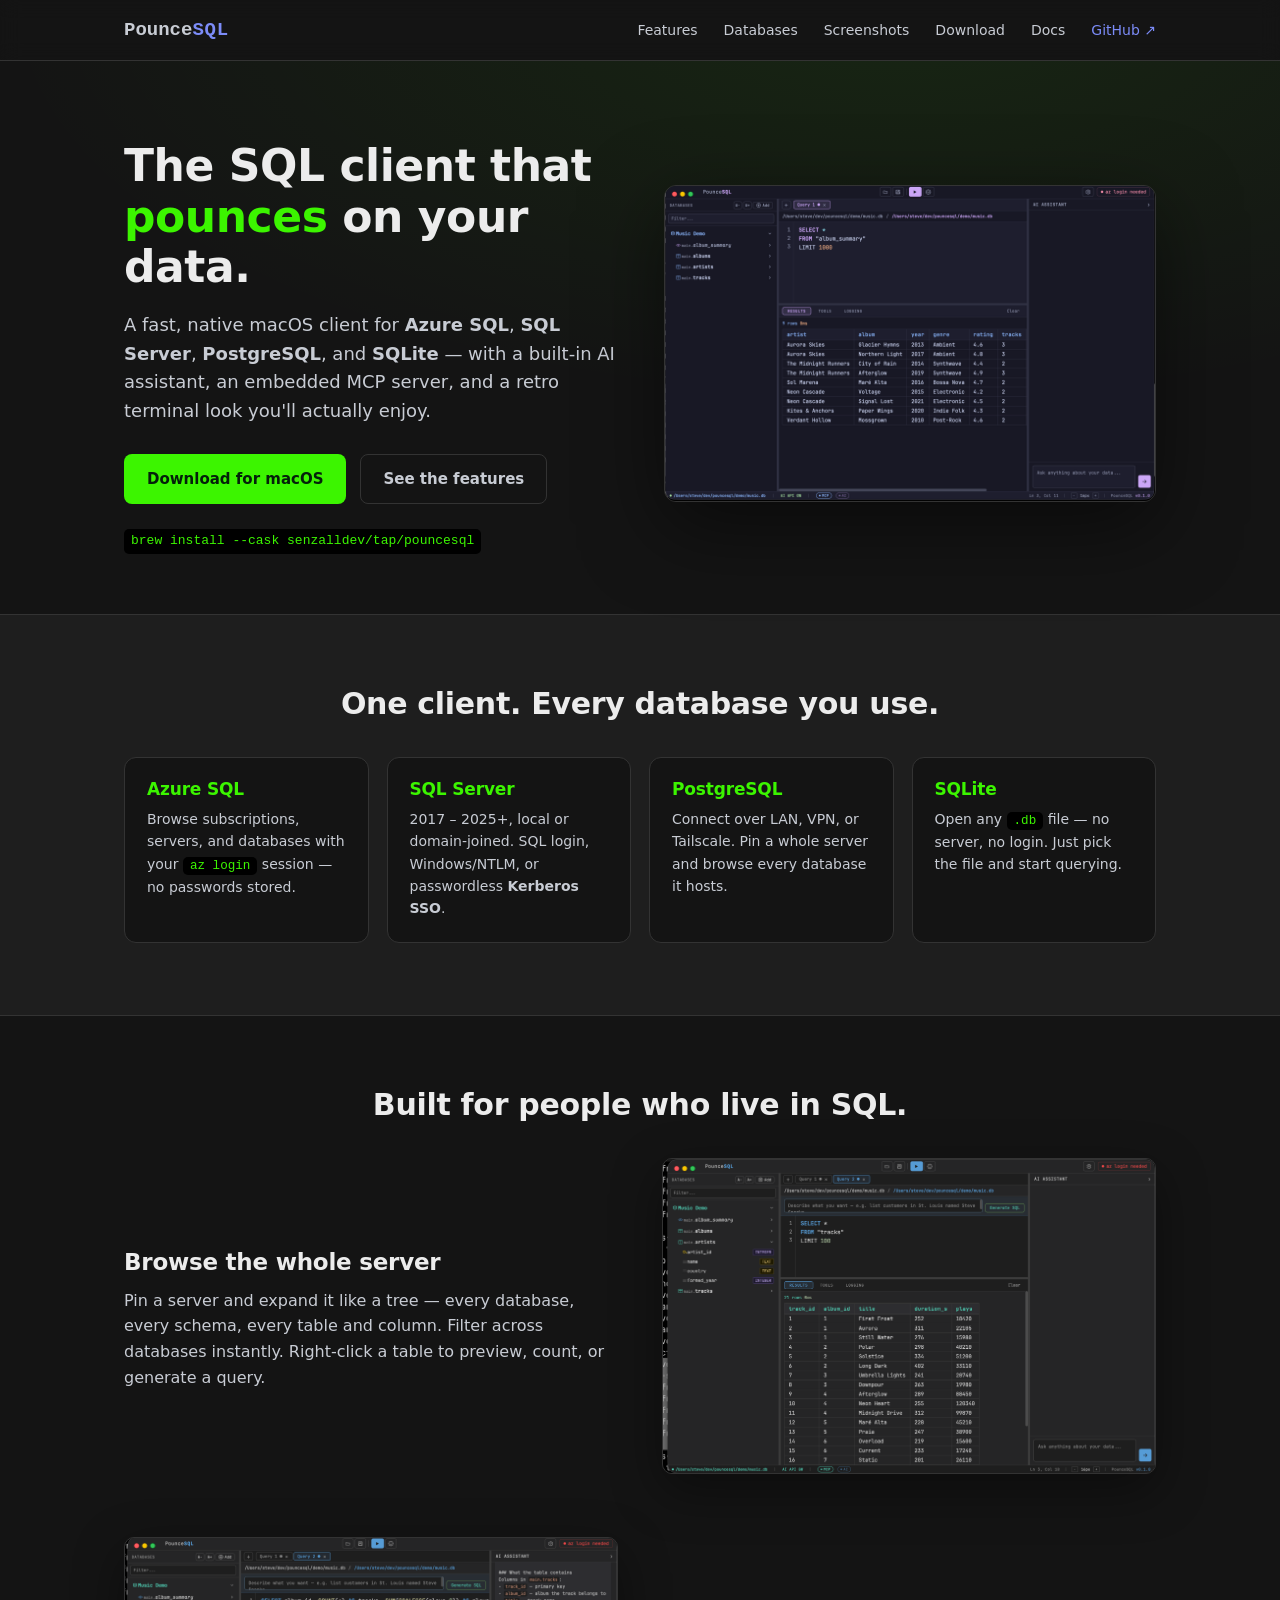
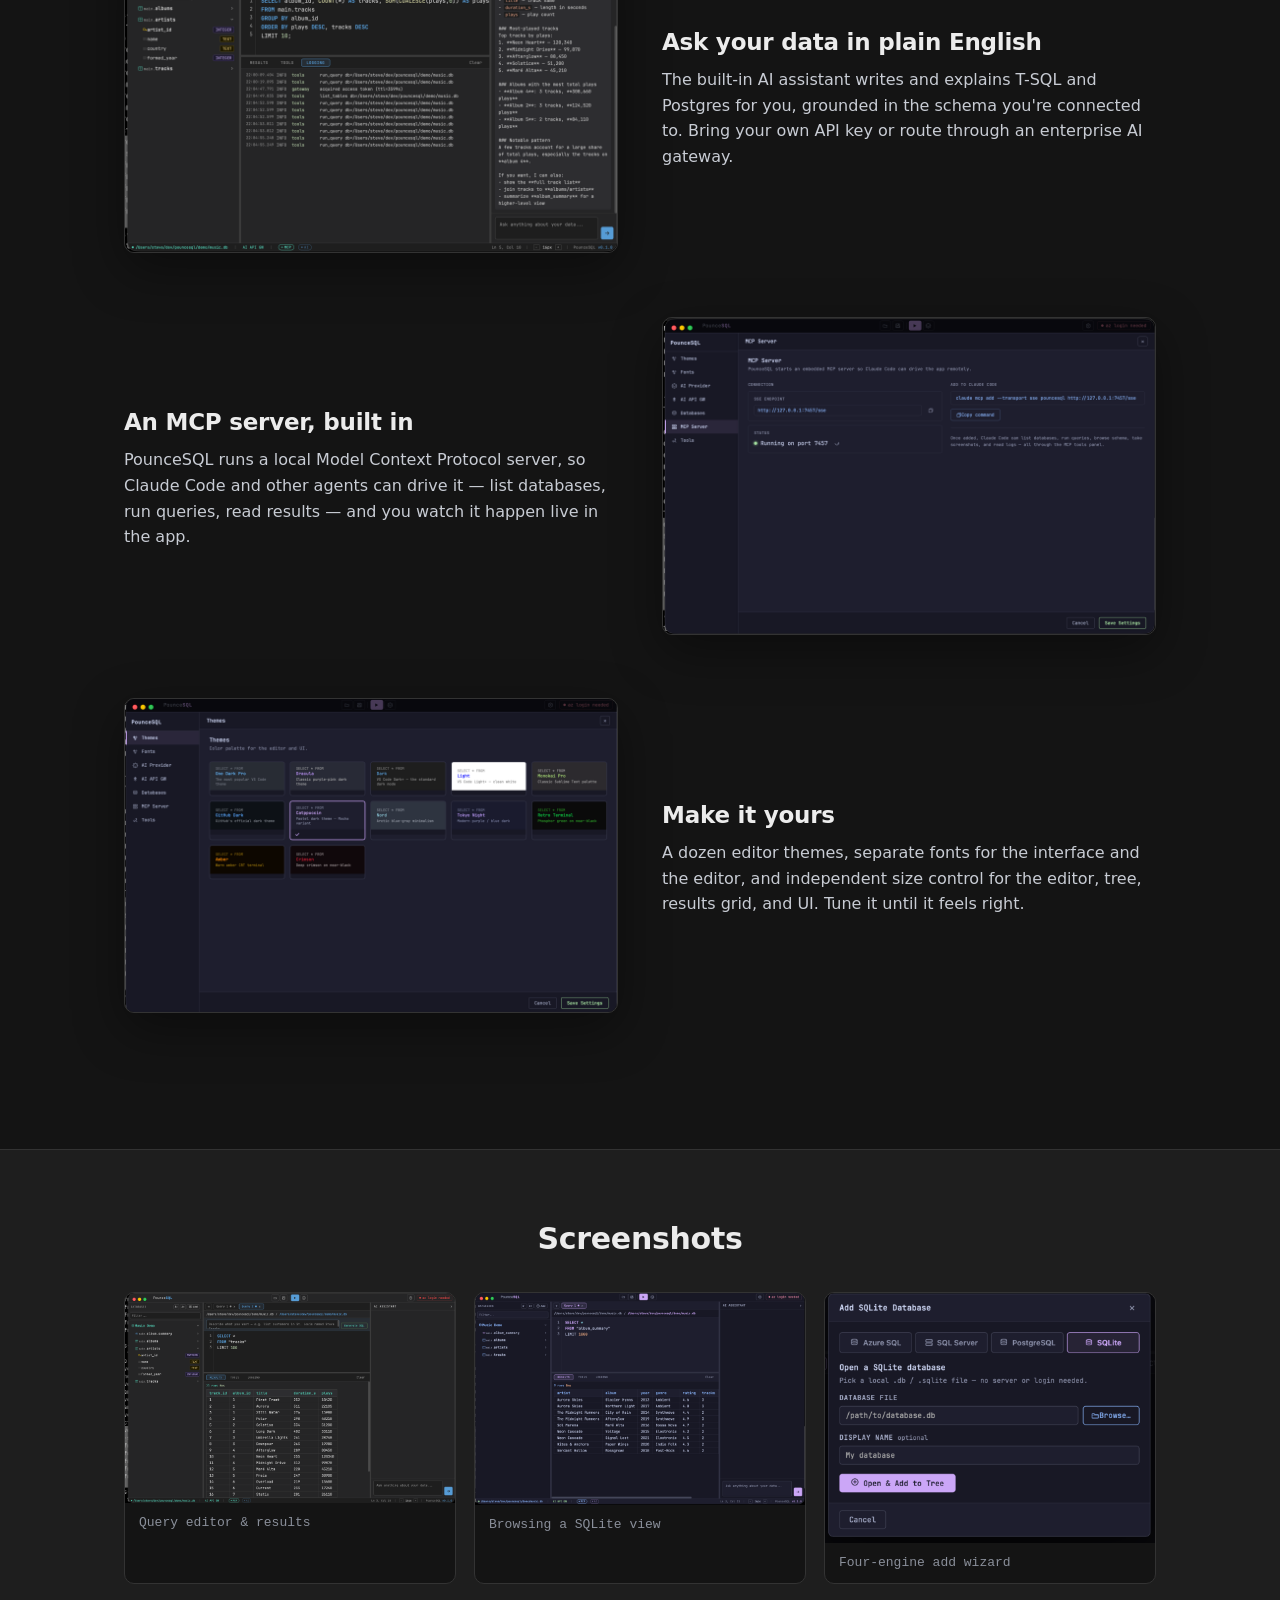
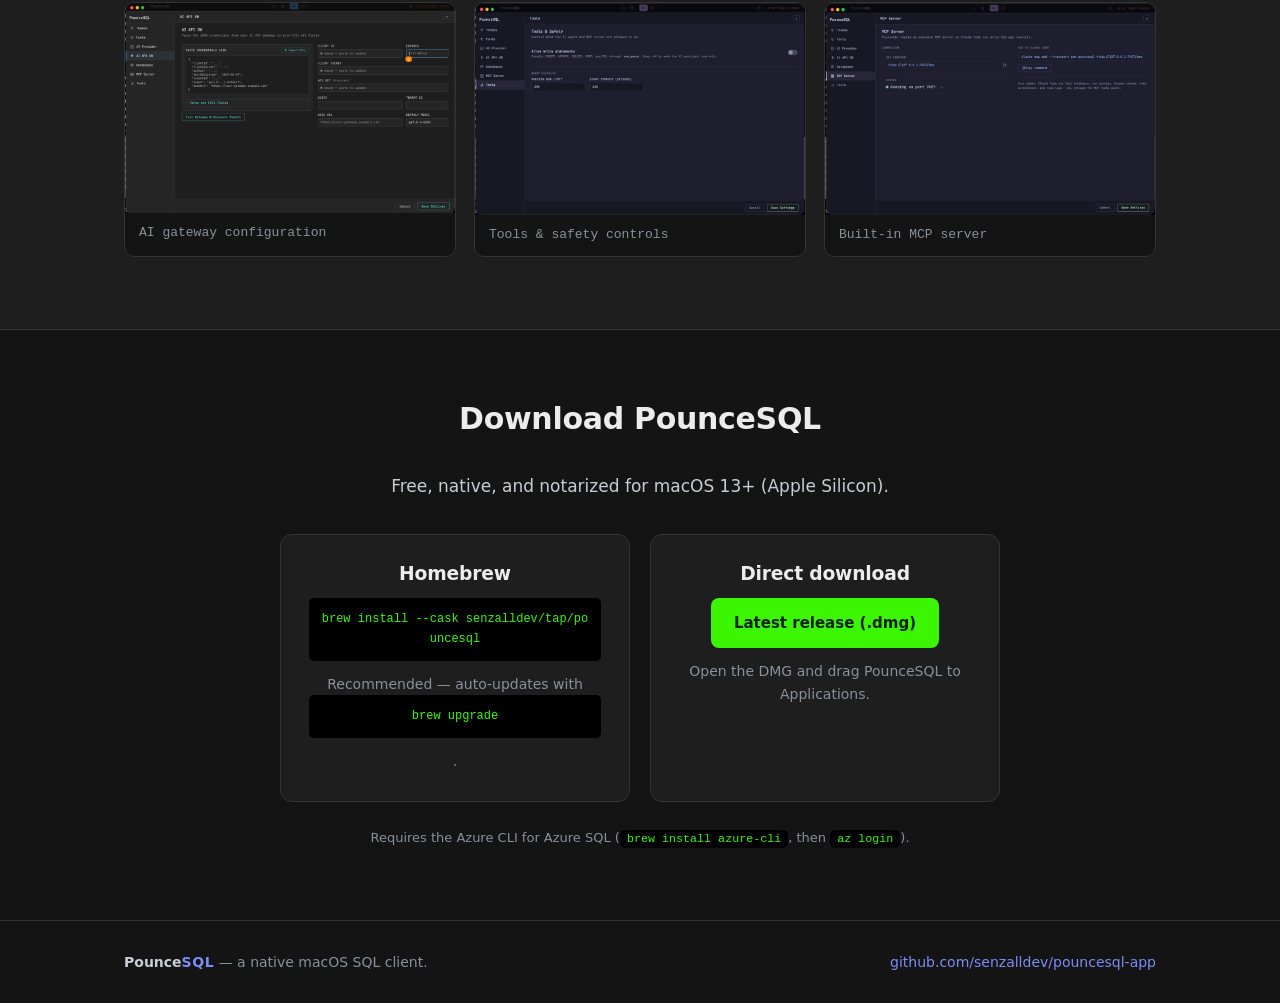
<file: index.html>
<!DOCTYPE html>
<html lang="en">
<head>
<meta charset="utf-8" />
<meta name="viewport" content="width=device-width, initial-scale=1" />
<title>PounceSQL — a fast, native SQL client for macOS</title>
<meta name="description" content="PounceSQL is a retro-styled native macOS SQL client for Azure SQL, SQL Server, PostgreSQL, and SQLite — with an AI assistant and a built-in MCP server." />
<link rel="stylesheet" href="style.css" />
</head>
<body>

<header class="nav">
  <div class="wrap nav-inner">
    <a class="brand" href="#top"><span class="brand-pounce">Pounce</span><span class="brand-sql">SQL</span></a>
    <nav class="nav-links">
      <a href="#features">Features</a>
      <a href="#engines">Databases</a>
      <a href="#shots">Screenshots</a>
      <a href="#download">Download</a>
      <a href="docs.html">Docs</a>
      <a href="https://github.com/senzalldev/pouncesql-app" class="nav-gh">GitHub ↗</a>
    </nav>
  </div>
</header>

<section id="top" class="hero">
  <div class="wrap hero-inner">
    <div class="hero-copy">
      <h1>The SQL client that <span class="accent">pounces</span> on your data.</h1>
      <p class="lede">A fast, native macOS client for <b>Azure SQL</b>, <b>SQL Server</b>,
        <b>PostgreSQL</b>, and <b>SQLite</b> — with a built-in AI assistant, an
        embedded MCP server, and a retro terminal look you'll actually enjoy.</p>
      <div class="cta-row">
        <a class="btn btn-primary" href="#download">Download for macOS</a>
        <a class="btn btn-ghost" href="#features">See the features</a>
      </div>
      <div class="brew">
        <code>brew install --cask senzalldev/tap/pouncesql</code>
      </div>
    </div>
    <div class="hero-shot">
      <img src="screenshots/01-hero.png" alt="PounceSQL main window" onerror="this.classList.add('ph')" />
    </div>
  </div>
</section>

<section id="engines" class="engines">
  <div class="wrap">
    <h2>One client. Every database you use.</h2>
    <div class="engine-grid">
      <div class="engine-card"><h3>Azure SQL</h3><p>Browse subscriptions, servers, and databases with your <code>az login</code> session — no passwords stored.</p></div>
      <div class="engine-card"><h3>SQL Server</h3><p>2017 – 2025+, local or domain-joined. SQL login, Windows/NTLM, or passwordless <b>Kerberos SSO</b>.</p></div>
      <div class="engine-card"><h3>PostgreSQL</h3><p>Connect over LAN, VPN, or Tailscale. Pin a whole server and browse every database it hosts.</p></div>
      <div class="engine-card"><h3>SQLite</h3><p>Open any <code>.db</code> file — no server, no login. Just pick the file and start querying.</p></div>
    </div>
  </div>
</section>

<section id="features" class="features">
  <div class="wrap">
    <h2>Built for people who live in SQL.</h2>

    <div class="feature-row">
      <div class="feature-text">
        <h3>Browse the whole server</h3>
        <p>Pin a server and expand it like a tree — every database, every schema,
           every table and column. Filter across databases instantly.
           Right-click a table to preview, count, or generate a query.</p>
      </div>
      <div class="feature-img"><img src="screenshots/02-tree.png" alt="Database tree" onerror="this.classList.add('ph')" /></div>
    </div>

    <div class="feature-row reverse">
      <div class="feature-text">
        <h3>Ask your data in plain English</h3>
        <p>The built-in AI assistant writes and explains T-SQL and Postgres for you,
           grounded in the schema you're connected to. Bring your own API key or
           route through an enterprise AI gateway.</p>
      </div>
      <div class="feature-img"><img src="screenshots/03-ai.png" alt="AI assistant" onerror="this.classList.add('ph')" /></div>
    </div>

    <div class="feature-row">
      <div class="feature-text">
        <h3>An MCP server, built in</h3>
        <p>PounceSQL runs a local Model Context Protocol server, so Claude Code and
           other agents can drive it — list databases, run queries, read results —
           and you watch it happen live in the app.</p>
      </div>
      <div class="feature-img"><img src="screenshots/04-mcp.png" alt="MCP server" onerror="this.classList.add('ph')" /></div>
    </div>

    <div class="feature-row reverse">
      <div class="feature-text">
        <h3>Make it yours</h3>
        <p>A dozen editor themes, separate fonts for the interface and the editor,
           and independent size control for the editor, tree, results grid, and UI.
           Tune it until it feels right.</p>
      </div>
      <div class="feature-img"><img src="screenshots/05-themes.png" alt="Themes and fonts" onerror="this.classList.add('ph')" /></div>
    </div>
  </div>
</section>

<section id="shots" class="shots">
  <div class="wrap">
    <h2>Screenshots</h2>
    <div class="shot-grid">
      <figure><img src="screenshots/06-query.png"   alt="Query editor & results" onerror="this.classList.add('ph')"><figcaption>Query editor &amp; results</figcaption></figure>
      <figure><img src="screenshots/07-sqlite.png"  alt="SQLite browsing"        onerror="this.classList.add('ph')"><figcaption>Browsing a SQLite view</figcaption></figure>
      <figure><img src="screenshots/08-wizard.png"  alt="Add-connection wizard"  onerror="this.classList.add('ph')"><figcaption>Four-engine add wizard</figcaption></figure>
      <figure><img src="screenshots/09-settings.png" alt="AI API gateway settings" onerror="this.classList.add('ph')"><figcaption>AI gateway configuration</figcaption></figure>
      <figure><img src="screenshots/10-tools.png"   alt="Tools & safety"         onerror="this.classList.add('ph')"><figcaption>Tools &amp; safety controls</figcaption></figure>
      <figure><img src="screenshots/04-mcp.png"     alt="MCP server"             onerror="this.classList.add('ph')"><figcaption>Built-in MCP server</figcaption></figure>
    </div>
  </div>
</section>

<section id="download" class="download">
  <div class="wrap dl-inner">
    <h2>Download PounceSQL</h2>
    <p class="dl-sub">Free, native, and notarized for macOS 13+ (Apple Silicon).</p>
    <div class="dl-cards">
      <div class="dl-card">
        <h3>Homebrew</h3>
        <code>brew install --cask senzalldev/tap/pouncesql</code>
        <p>Recommended — auto-updates with <code>brew upgrade</code>.</p>
      </div>
      <div class="dl-card">
        <h3>Direct download</h3>
        <a class="btn btn-primary" href="https://github.com/senzalldev/pouncesql-app/releases/latest">Latest release (.dmg)</a>
        <p>Open the DMG and drag PounceSQL to Applications.</p>
      </div>
    </div>
    <p class="dl-note">Requires the Azure CLI for Azure SQL (<code>brew install azure-cli</code>, then <code>az login</code>).</p>
  </div>
</section>

<footer class="foot">
  <div class="wrap foot-inner">
    <span><span class="brand-pounce">Pounce</span><span class="brand-sql">SQL</span> — a native macOS SQL client.</span>
    <a href="https://github.com/senzalldev/pouncesql-app">github.com/senzalldev/pouncesql-app</a>
  </div>
</footer>

</body>
</html>
</file>
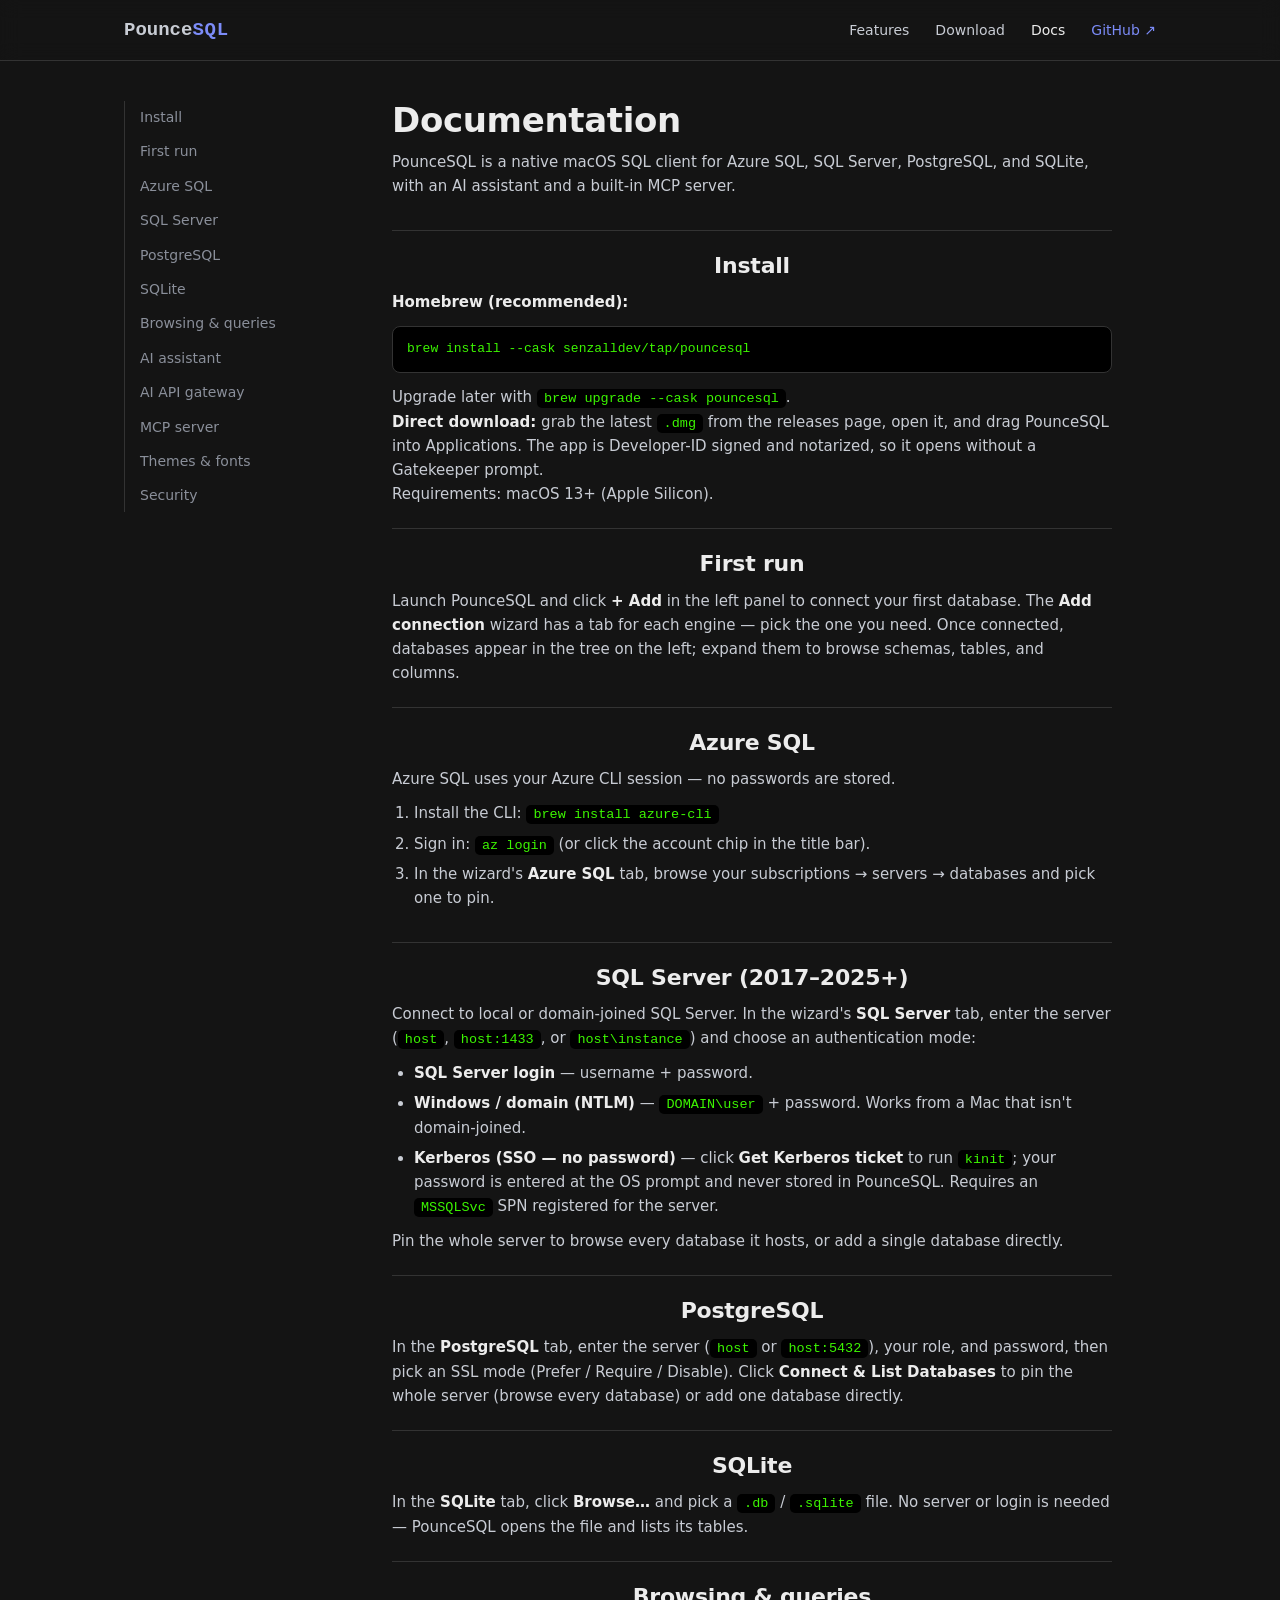
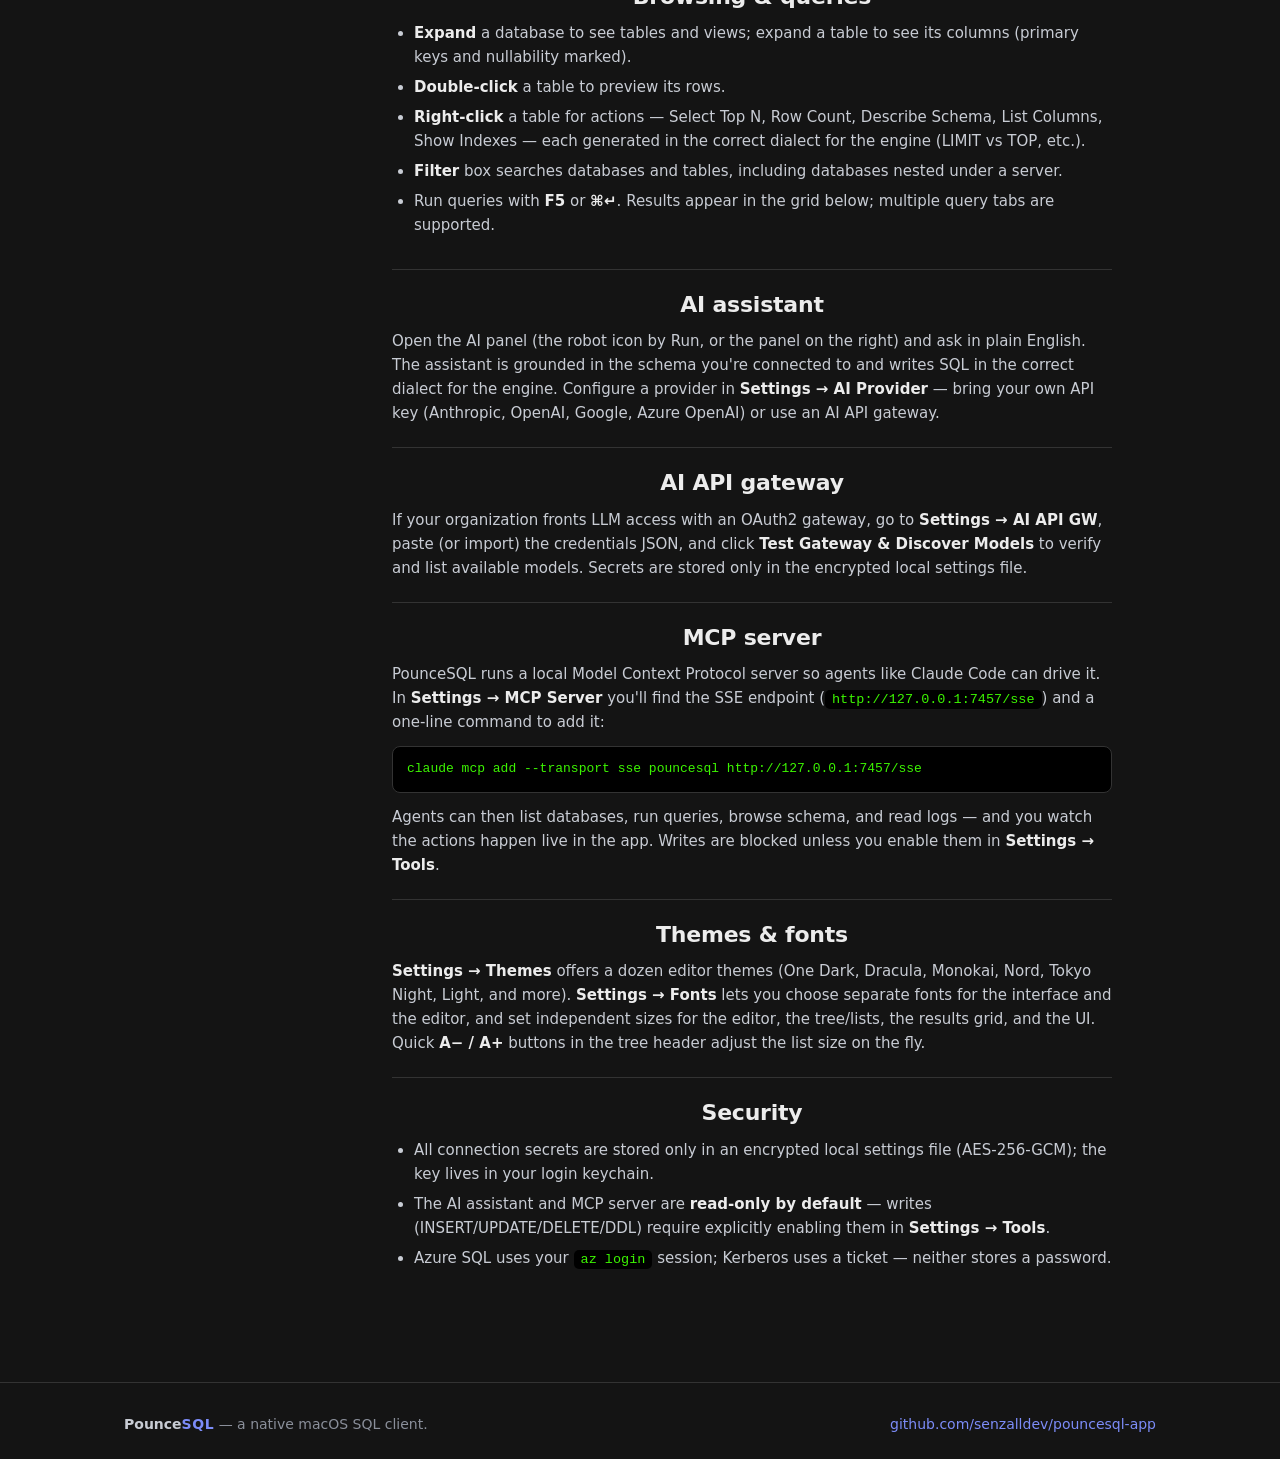
<file: docs.html>
<!DOCTYPE html>
<html lang="en">
<head>
<meta charset="utf-8" />
<meta name="viewport" content="width=device-width, initial-scale=1" />
<title>PounceSQL — Documentation</title>
<meta name="description" content="PounceSQL documentation: install, connect to Azure SQL / SQL Server / PostgreSQL / SQLite, AI assistant, MCP server, themes and fonts." />
<link rel="stylesheet" href="style.css" />
</head>
<body>

<header class="nav">
  <div class="wrap nav-inner">
    <a class="brand" href="index.html"><span class="brand-pounce">Pounce</span><span class="brand-sql">SQL</span></a>
    <nav class="nav-links">
      <a href="index.html#features">Features</a>
      <a href="index.html#download">Download</a>
      <a href="docs.html" class="active">Docs</a>
      <a href="https://github.com/senzalldev/pouncesql-app" class="nav-gh">GitHub ↗</a>
    </nav>
  </div>
</header>

<div class="docs-wrap wrap">
  <aside class="docs-side">
    <nav>
      <a href="#install">Install</a>
      <a href="#first-run">First run</a>
      <a href="#azure">Azure SQL</a>
      <a href="#sqlserver">SQL Server</a>
      <a href="#postgres">PostgreSQL</a>
      <a href="#sqlite">SQLite</a>
      <a href="#browsing">Browsing &amp; queries</a>
      <a href="#ai">AI assistant</a>
      <a href="#gateway">AI API gateway</a>
      <a href="#mcp">MCP server</a>
      <a href="#appearance">Themes &amp; fonts</a>
      <a href="#security">Security</a>
    </nav>
  </aside>

  <main class="docs-main">
    <h1>Documentation</h1>
    <p class="docs-lede">PounceSQL is a native macOS SQL client for Azure SQL, SQL Server,
      PostgreSQL, and SQLite, with an AI assistant and a built-in MCP server.</p>

    <section id="install">
      <h2>Install</h2>
      <p><b>Homebrew (recommended):</b></p>
      <pre><code>brew install --cask senzalldev/tap/pouncesql</code></pre>
      <p>Upgrade later with <code>brew upgrade --cask pouncesql</code>.</p>
      <p><b>Direct download:</b> grab the latest <code>.dmg</code> from the
        <a href="https://github.com/senzalldev/pouncesql-app/releases/latest">releases page</a>,
        open it, and drag PounceSQL into Applications. The app is Developer-ID
        signed and notarized, so it opens without a Gatekeeper prompt.</p>
      <p>Requirements: macOS 13+ (Apple Silicon).</p>
    </section>

    <section id="first-run">
      <h2>First run</h2>
      <p>Launch PounceSQL and click <b>+ Add</b> in the left panel to connect your
        first database. The <b>Add connection</b> wizard has a tab for each engine —
        pick the one you need. Once connected, databases appear in the tree on the
        left; expand them to browse schemas, tables, and columns.</p>
    </section>

    <section id="azure">
      <h2>Azure SQL</h2>
      <p>Azure SQL uses your Azure CLI session — no passwords are stored.</p>
      <ol>
        <li>Install the CLI: <code>brew install azure-cli</code></li>
        <li>Sign in: <code>az login</code> (or click the account chip in the title bar).</li>
        <li>In the wizard's <b>Azure SQL</b> tab, browse your subscriptions → servers →
          databases and pick one to pin.</li>
      </ol>
    </section>

    <section id="sqlserver">
      <h2>SQL Server (2017–2025+)</h2>
      <p>Connect to local or domain-joined SQL Server. In the wizard's
        <b>SQL Server</b> tab, enter the server (<code>host</code>,
        <code>host:1433</code>, or <code>host\instance</code>) and choose an
        authentication mode:</p>
      <ul>
        <li><b>SQL Server login</b> — username + password.</li>
        <li><b>Windows / domain (NTLM)</b> — <code>DOMAIN\user</code> + password.
          Works from a Mac that isn't domain-joined.</li>
        <li><b>Kerberos (SSO — no password)</b> — click <b>Get Kerberos ticket</b>
          to run <code>kinit</code>; your password is entered at the OS prompt and
          never stored in PounceSQL. Requires an <code>MSSQLSvc</code> SPN registered
          for the server.</li>
      </ul>
      <p>Pin the whole server to browse every database it hosts, or add a single
        database directly.</p>
    </section>

    <section id="postgres">
      <h2>PostgreSQL</h2>
      <p>In the <b>PostgreSQL</b> tab, enter the server (<code>host</code> or
        <code>host:5432</code>), your role, and password, then pick an SSL mode
        (Prefer / Require / Disable). Click <b>Connect &amp; List Databases</b> to
        pin the whole server (browse every database) or add one database directly.</p>
    </section>

    <section id="sqlite">
      <h2>SQLite</h2>
      <p>In the <b>SQLite</b> tab, click <b>Browse…</b> and pick a
        <code>.db</code> / <code>.sqlite</code> file. No server or login is needed —
        PounceSQL opens the file and lists its tables.</p>
    </section>

    <section id="browsing">
      <h2>Browsing &amp; queries</h2>
      <ul>
        <li><b>Expand</b> a database to see tables and views; expand a table to see
          its columns (primary keys and nullability marked).</li>
        <li><b>Double-click</b> a table to preview its rows.</li>
        <li><b>Right-click</b> a table for actions — Select Top N, Row Count,
          Describe Schema, List Columns, Show Indexes — each generated in the correct
          dialect for the engine (LIMIT vs TOP, etc.).</li>
        <li><b>Filter</b> box searches databases and tables, including databases
          nested under a server.</li>
        <li>Run queries with <b>F5</b> or <b>⌘↵</b>. Results appear in the grid below;
          multiple query tabs are supported.</li>
      </ul>
    </section>

    <section id="ai">
      <h2>AI assistant</h2>
      <p>Open the AI panel (the robot icon by Run, or the panel on the right) and ask
        in plain English. The assistant is grounded in the schema you're connected to
        and writes SQL in the correct dialect for the engine. Configure a provider in
        <b>Settings → AI Provider</b> — bring your own API key (Anthropic, OpenAI,
        Google, Azure OpenAI) or use an AI API gateway.</p>
    </section>

    <section id="gateway">
      <h2>AI API gateway</h2>
      <p>If your organization fronts LLM access with an OAuth2 gateway, go to
        <b>Settings → AI API GW</b>, paste (or import) the credentials JSON, and click
        <b>Test Gateway &amp; Discover Models</b> to verify and list available models.
        Secrets are stored only in the encrypted local settings file.</p>
    </section>

    <section id="mcp">
      <h2>MCP server</h2>
      <p>PounceSQL runs a local Model Context Protocol server so agents like Claude
        Code can drive it. In <b>Settings → MCP Server</b> you'll find the SSE endpoint
        (<code>http://127.0.0.1:7457/sse</code>) and a one-line command to add it:</p>
      <pre><code>claude mcp add --transport sse pouncesql http://127.0.0.1:7457/sse</code></pre>
      <p>Agents can then list databases, run queries, browse schema, and read logs —
        and you watch the actions happen live in the app. Writes are blocked unless you
        enable them in <b>Settings → Tools</b>.</p>
    </section>

    <section id="appearance">
      <h2>Themes &amp; fonts</h2>
      <p><b>Settings → Themes</b> offers a dozen editor themes (One Dark, Dracula,
        Monokai, Nord, Tokyo Night, Light, and more). <b>Settings → Fonts</b> lets you
        choose separate fonts for the interface and the editor, and set independent
        sizes for the editor, the tree/lists, the results grid, and the UI. Quick
        <b>A−&nbsp;/&nbsp;A+</b> buttons in the tree header adjust the list size on the fly.</p>
    </section>

    <section id="security">
      <h2>Security</h2>
      <ul>
        <li>All connection secrets are stored only in an encrypted local settings file
          (AES-256-GCM); the key lives in your login keychain.</li>
        <li>The AI assistant and MCP server are <b>read-only by default</b> — writes
          (INSERT/UPDATE/DELETE/DDL) require explicitly enabling them in
          <b>Settings → Tools</b>.</li>
        <li>Azure SQL uses your <code>az login</code> session; Kerberos uses a ticket —
          neither stores a password.</li>
      </ul>
    </section>
  </main>
</div>

<footer class="foot">
  <div class="wrap foot-inner">
    <span><span class="brand-pounce">Pounce</span><span class="brand-sql">SQL</span> — a native macOS SQL client.</span>
    <a href="https://github.com/senzalldev/pouncesql-app">github.com/senzalldev/pouncesql-app</a>
  </div>
</footer>

</body>
</html>
</file>
<file: style.css>
/* PounceSQL marketing site — retro-terminal aesthetic matching the app. */
:root{
  --bg:#141414; --surface:#1e1e1e; --surface2:#282828; --border:#333;
  --text:#ececec; --dim:#c8ccd4; --mute:#8a8f9a;
  --accent:#3CF500; --accent2:#7C8CF8; --blue:#56CCF2;
  --mono:'SF Mono','JetBrains Mono','Menlo',monospace;
  --ui:-apple-system,'SF Pro Text',system-ui,sans-serif;
}
*{box-sizing:border-box;margin:0;padding:0}
html{scroll-behavior:smooth}
body{background:var(--bg);color:var(--text);font-family:var(--ui);line-height:1.6;-webkit-font-smoothing:antialiased}
.wrap{max-width:1080px;margin:0 auto;padding:0 24px}
a{color:inherit;text-decoration:none}
code{font-family:var(--mono);background:#000;color:var(--accent);padding:2px 7px;border-radius:5px;font-size:.9em}
h1,h2,h3{line-height:1.15;letter-spacing:-.01em}
.accent{color:var(--accent)}

.brand-pounce{color:var(--dim);font-weight:600}
.brand-sql{color:var(--accent2);font-weight:800;letter-spacing:.04em}

/* nav */
.nav{position:sticky;top:0;z-index:10;background:rgba(20,20,20,.85);backdrop-filter:blur(10px);border-bottom:1px solid var(--border)}
.nav-inner{display:flex;align-items:center;justify-content:space-between;height:60px}
.brand{font-family:var(--mono);font-size:19px}
.nav-links{display:flex;gap:26px;align-items:center;font-size:14px;color:var(--dim)}
.nav-links a:hover{color:var(--text)}
.nav-gh{color:var(--accent2)!important}
@media(max-width:680px){.nav-links a:not(.nav-gh){display:none}}

/* hero */
.hero{padding:80px 0 60px;border-bottom:1px solid var(--border);background:radial-gradient(900px 400px at 70% -10%,rgba(60,245,0,.08),transparent)}
.hero-inner{display:grid;grid-template-columns:1fr 1fr;gap:48px;align-items:center}
.hero h1{font-size:44px;font-weight:800}
.lede{margin-top:18px;font-size:18px;color:var(--dim);max-width:32em}
.cta-row{display:flex;gap:14px;margin-top:28px;flex-wrap:wrap}
.btn{display:inline-block;padding:12px 22px;border-radius:8px;font-weight:600;font-size:15px;cursor:pointer;transition:.15s;border:1px solid transparent}
.btn-primary{background:var(--accent);color:#04210a}
.btn-primary:hover{filter:brightness(1.08)}
.btn-ghost{border-color:var(--border);color:var(--dim)}
.btn-ghost:hover{border-color:var(--accent);color:var(--text)}
.brew{margin-top:22px}
.brew code{font-size:13px;display:inline-block}
.hero-shot img{width:100%;border:1px solid var(--border);border-radius:12px;box-shadow:0 24px 80px rgba(0,0,0,.5)}
@media(max-width:820px){.hero-inner{grid-template-columns:1fr}.hero h1{font-size:34px}}

/* image placeholder fallback */
img.ph{min-height:240px;background:
  repeating-linear-gradient(45deg,#1e1e1e,#1e1e1e 12px,#232323 12px,#232323 24px);
  position:relative}
img.ph::after{content:'screenshot';position:absolute;inset:0;display:flex;align-items:center;justify-content:center;color:var(--mute);font-family:var(--mono);font-size:13px}

section{padding:72px 0}
section h2{font-size:30px;font-weight:800;margin-bottom:36px;text-align:center}

/* engines */
.engines{background:var(--surface);border-bottom:1px solid var(--border)}
.engine-grid{display:grid;grid-template-columns:repeat(4,1fr);gap:18px}
.engine-card{background:var(--bg);border:1px solid var(--border);border-radius:12px;padding:22px}
.engine-card h3{color:var(--accent);font-size:17px;margin-bottom:8px}
.engine-card p{color:var(--dim);font-size:14px}
@media(max-width:820px){.engine-grid{grid-template-columns:1fr 1fr}}
@media(max-width:520px){.engine-grid{grid-template-columns:1fr}}

/* features */
.feature-row{display:grid;grid-template-columns:1fr 1fr;gap:44px;align-items:center;margin-bottom:56px}
.feature-row.reverse .feature-text{order:2}
.feature-text h3{font-size:23px;margin-bottom:12px}
.feature-text p{color:var(--dim);font-size:16px}
.feature-img img{width:100%;border:1px solid var(--border);border-radius:10px;box-shadow:0 16px 50px rgba(0,0,0,.4)}
@media(max-width:820px){.feature-row,.feature-row.reverse{grid-template-columns:1fr}.feature-row.reverse .feature-text{order:0}}

/* screenshots */
.shots{background:var(--surface);border-top:1px solid var(--border);border-bottom:1px solid var(--border)}
.shot-grid{display:grid;grid-template-columns:repeat(3,1fr);gap:18px}
.shot-grid figure{background:var(--bg);border:1px solid var(--border);border-radius:10px;overflow:hidden}
.shot-grid img{width:100%;display:block}
.shot-grid figcaption{padding:10px 14px;font-size:13px;color:var(--mute);font-family:var(--mono)}
@media(max-width:820px){.shot-grid{grid-template-columns:1fr 1fr}}
@media(max-width:520px){.shot-grid{grid-template-columns:1fr}}

/* download */
.download{text-align:center}
.dl-sub{color:var(--dim);margin-bottom:34px;font-size:17px}
.dl-cards{display:grid;grid-template-columns:1fr 1fr;gap:20px;max-width:720px;margin:0 auto}
.dl-card{background:var(--surface);border:1px solid var(--border);border-radius:12px;padding:28px}
.dl-card h3{margin-bottom:14px}
.dl-card code{display:block;padding:12px;font-size:12px;word-break:break-all;margin-bottom:12px}
.dl-card p{color:var(--mute);font-size:14px;margin-top:12px}
.dl-note{color:var(--mute);font-size:13px;margin-top:26px}
@media(max-width:520px){.dl-cards{grid-template-columns:1fr}}

/* footer */
.foot{border-top:1px solid var(--border);padding:30px 0;color:var(--mute)}
.foot-inner{display:flex;justify-content:space-between;gap:16px;flex-wrap:wrap;font-size:14px}
.foot a{color:var(--accent2)}

/* ---- Docs page ---------------------------------------------------------- */
.docs-wrap { display: grid; grid-template-columns: 220px 1fr; gap: 48px; padding: 40px 24px 80px; align-items: start; }
.docs-side { position: sticky; top: 84px; }
.docs-side nav { display: flex; flex-direction: column; gap: 2px; border-left: 1px solid var(--border); }
.docs-side a { color: var(--mute); font-size: 14px; padding: 5px 14px; border-left: 2px solid transparent; margin-left: -1px; }
.docs-side a:hover { color: var(--text); border-left-color: var(--accent); }
.docs-main { max-width: 720px; min-width: 0; }
.docs-main h1 { font-size: 34px; font-weight: 800; margin-bottom: 10px; }
.docs-lede { color: var(--dim); font-size: 17px; margin-bottom: 32px; }
.docs-main section { padding: 22px 0; border-top: 1px solid var(--border); }
.docs-main h2 { font-size: 22px; margin-bottom: 12px; }
.docs-main p, .docs-main li { color: var(--dim); font-size: 15px; }
.docs-main ul, .docs-main ol { margin: 10px 0 10px 22px; }
.docs-main li { margin-bottom: 6px; }
.docs-main b { color: var(--text); }
.docs-main pre { background: #000; border: 1px solid var(--border); border-radius: 8px; padding: 12px 14px; overflow-x: auto; margin: 12px 0; }
.docs-main pre code { background: none; padding: 0; color: var(--accent); font-size: 13px; }
.nav-links a.active { color: var(--text); }
@media(max-width:720px){ .docs-wrap{ grid-template-columns:1fr } .docs-side{ position:static; margin-bottom:20px } .docs-side nav{ flex-direction:row; flex-wrap:wrap; border:0 } .docs-side a{ border:1px solid var(--border); border-radius:6px } }
</file>
